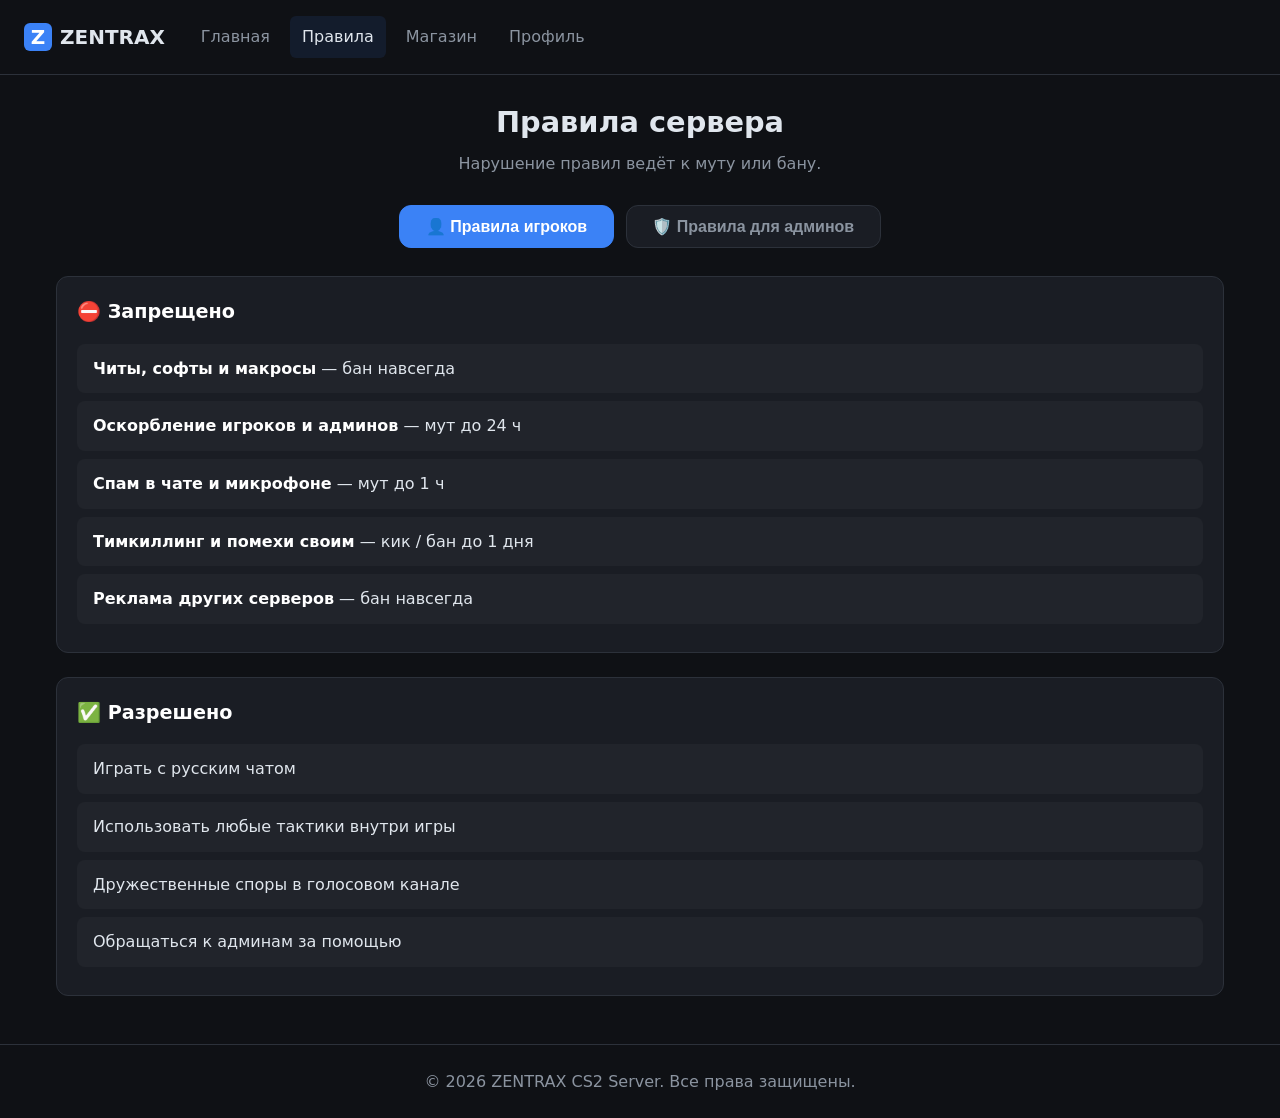
<file: rules.html>
<!DOCTYPE html>
<html lang="ru">
<head>
    <meta charset="UTF-8">
    <meta name="viewport" content="width=device-width, initial-scale=1.0">
    <title>ZENTRAX CS2 — Правила</title>
    <link rel="stylesheet" href="style.css">
</head>
<body>

<header class="site-header">
    <div class="header-inner">
        <div class="logo">
            <div class="logo-icon">Z</div>
            <span class="logo-text">ZENTRAX</span>
        </div>
        <nav class="main-nav">
            <a href="index.html">Главная</a>
            <a href="rules.html" class="active">Правила</a>
            <a href="shop.html">Магазин</a>
            <a href="profile.html">Профиль</a>
        </nav>
    </div>
</header>

<main class="page-container">

    <div class="shop-header">
        <h1>Правила сервера</h1>
        <p>Нарушение правил ведёт к муту или бану.</p>
    </div>

    <!-- Вкладки правил -->
    <div class="shop-tabs">
        <button class="shop-tab active" data-tab="tab-players">👤 Правила игроков</button>
        <button class="shop-tab" data-tab="tab-admins">🛡️ Правила для админов</button>
    </div>

    <!-- ПРАВИЛА ИГРОКОВ -->
    <div class="shop-panel active" id="tab-players">
        <div class="card" style="margin-bottom: 1.5rem;">
            <h3 class="card-title">⛔ Запрещено</h3>
            <ul class="rule-list">
                <li><b>Читы, софты и макросы</b> — бан навсегда</li>
                <li><b>Оскорбление игроков и админов</b> — мут до 24 ч</li>
                <li><b>Спам в чате и микрофоне</b> — мут до 1 ч</li>
                <li><b>Тимкиллинг и помехи своим</b> — кик / бан до 1 дня</li>
                <li><b>Реклама других серверов</b> — бан навсегда</li>
            </ul>
        </div>

        <div class="card">
            <h3 class="card-title">✅ Разрешено</h3>
            <ul class="rule-list">
                <li>Играть с русским чатом</li>
                <li>Использовать любые тактики внутри игры</li>
                <li>Дружественные споры в голосовом канале</li>
                <li>Обращаться к админам за помощью</li>
            </ul>
        </div>
    </div>

    <!-- ПРАВИЛА ДЛЯ АДМИНОВ -->
    <div class="shop-panel" id="tab-admins" style="display:none;">
        <div class="card admin-rules-card">
            <h3 class="card-title">🛡️ Правила для администрации</h3>
            <ul class="rule-list">
                <li><b>Запрещено банить / мутить / кикать / убивать / издеваться над игроками</b> без веской причины.
                    На первый раз — предупреждение, при повторном нарушении — снятие с админки.</li>
                <li><b>Откат нарушений.</b> Если игрок пожаловался на админа — администратор обязан
                    предоставить откат (демо / запись) его действий.</li>
                <li><b>Запрещено использовать админ-права в личных целях:</b> для мести, победы в раунде
                    или наказания оппонента.</li>
                <li><b>Наказание — только по правилам.</b> Срок мута/бана должен соответствовать
                    таблице правил игроков.</li>
            </ul>
        </div>
    </div>

</main>

<footer class="site-footer">
    © 2026 ZENTRAX CS2 Server. Все права защищены.
</footer>

<script src="script.js"></script>
</body>
</html>
</file>
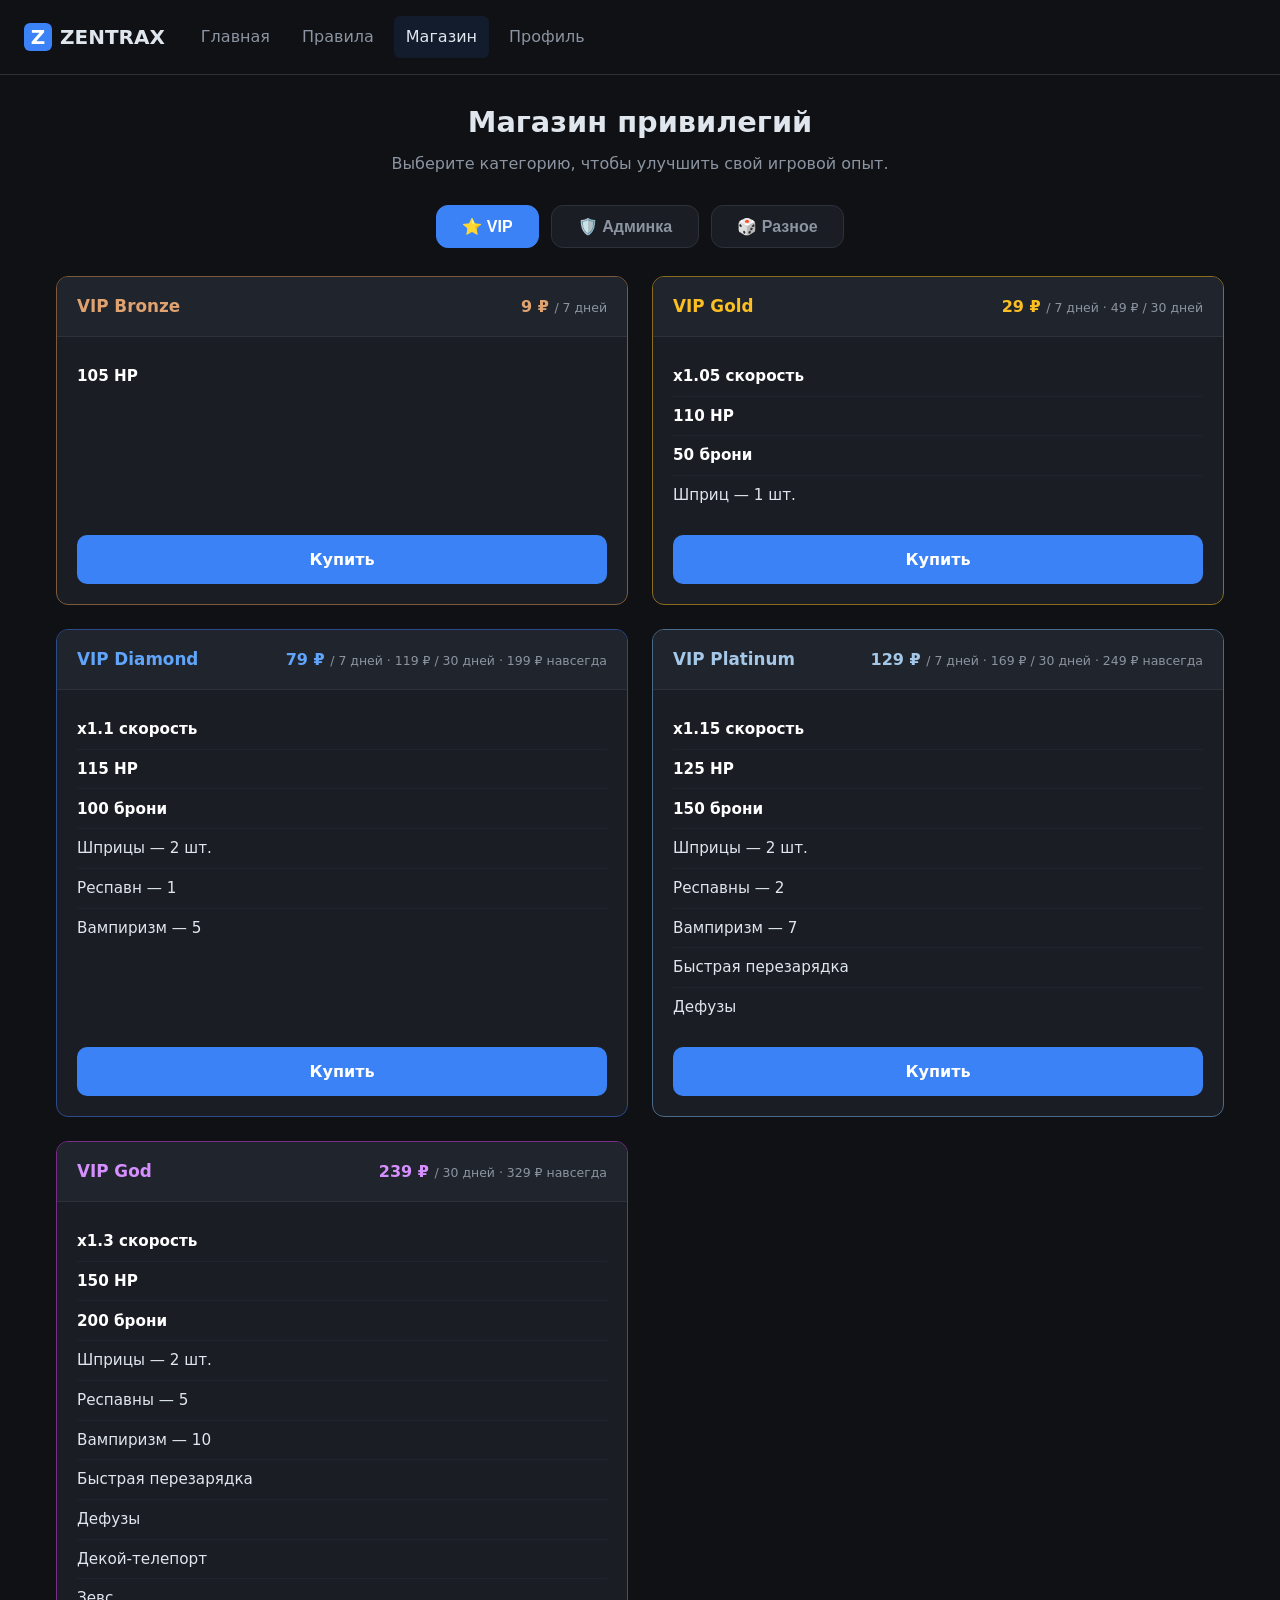
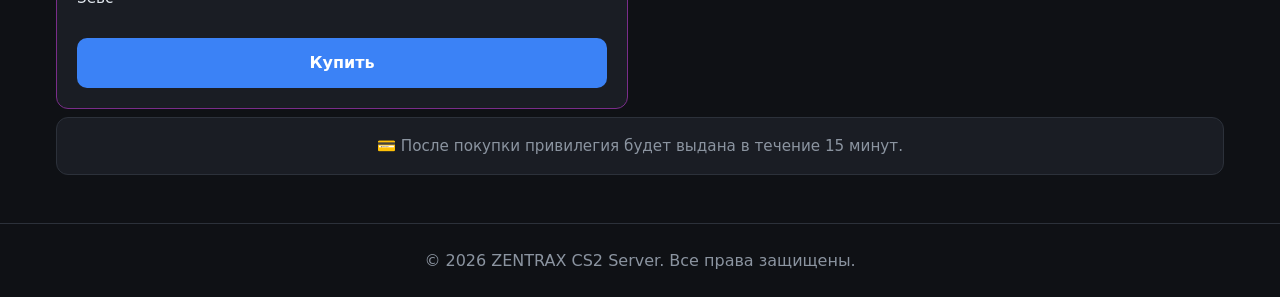
<file: shop.html>
<!DOCTYPE html>
<html lang="ru">
<head>
    <meta charset="UTF-8">
    <meta name="viewport" content="width=device-width, initial-scale=1.0">
    <title>ZENTRAX CS2 — Магазин</title>
    <link rel="stylesheet" href="style.css">
</head>
<body>

<header class="site-header">
    <div class="header-inner">
        <div class="logo">
            <div class="logo-icon">Z</div>
            <span class="logo-text">ZENTRAX</span>
        </div>
        <nav class="main-nav">
            <a href="index.html">Главная</a>
            <a href="rules.html">Правила</a>
            <a href="shop.html" class="active">Магазин</a>
            <a href="profile.html">Профиль</a>
        </nav>
    </div>
</header>

<main class="page-container">

    <div class="shop-header">
        <h1>Магазин привилегий</h1>
        <p>Выберите категорию, чтобы улучшить свой игровой опыт.</p>
    </div>

    <div class="shop-tabs">
        <button class="shop-tab active" data-tab="tab-vip">⭐ VIP</button>
        <button class="shop-tab" data-tab="tab-admin">🛡️ Админка</button>
        <button class="shop-tab" data-tab="tab-extra">🎲 Разное</button>
    </div>

    <!-- ============ VIP ============ -->
    <div class="shop-panel active" id="tab-vip">
        <div class="cards-container">

            <div class="card tier-card card-bronze">
                <div class="tier-header">
                    <span class="rank-badge">VIP Bronze</span>
                    <span class="price">9 ₽ <span class="price-period">/ 7 дней</span></span>
                </div>
                <ul class="card-body">
                    <li><b>105 HP</b></li>
                </ul>
                <a class="btn-buy" href="https://discord.gg/CcdP9nYEww" target="_blank">Купить</a>
            </div>

            <div class="card tier-card card-gold">
                <div class="tier-header">
                    <span class="rank-badge">VIP Gold</span>
                    <span class="price">29 ₽ <span class="price-period">/ 7 дней · 49 ₽ / 30 дней</span></span>
                </div>
                <ul class="card-body">
                    <li><b>x1.05 скорость</b></li>
                    <li><b>110 HP</b></li>
                    <li><b>50 брони</b></li>
                    <li>Шприц — 1 шт.</li>
                </ul>
                <a class="btn-buy" href="https://discord.gg/CcdP9nYEww" target="_blank">Купить</a>
            </div>

            <div class="card tier-card card-diamond">
                <div class="tier-header">
                    <span class="rank-badge">VIP Diamond</span>
                    <span class="price">79 ₽ <span class="price-period">/ 7 дней · 119 ₽ / 30 дней · 199 ₽ навсегда</span></span>
                </div>
                <ul class="card-body">
                    <li><b>x1.1 скорость</b></li>
                    <li><b>115 HP</b></li>
                    <li><b>100 брони</b></li>
                    <li>Шприцы — 2 шт.</li>
                    <li>Респавн — 1</li>
                    <li>Вампиризм — 5</li>
                </ul>
                <a class="btn-buy" href="https://discord.gg/CcdP9nYEww" target="_blank">Купить</a>
            </div>

            <div class="card tier-card card-platinum">
                <div class="tier-header">
                    <span class="rank-badge">VIP Platinum</span>
                    <span class="price">129 ₽ <span class="price-period">/ 7 дней · 169 ₽ / 30 дней · 249 ₽ навсегда</span></span>
                </div>
                <ul class="card-body">
                    <li><b>x1.15 скорость</b></li>
                    <li><b>125 HP</b></li>
                    <li><b>150 брони</b></li>
                    <li>Шприцы — 2 шт.</li>
                    <li>Респавны — 2</li>
                    <li>Вампиризм — 7</li>
                    <li>Быстрая перезарядка</li>
                    <li>Дефузы</li>
                </ul>
                <a class="btn-buy" href="https://discord.gg/CcdP9nYEww" target="_blank">Купить</a>
            </div>

            <div class="card tier-card card-god">
                <div class="tier-header">
                    <span class="rank-badge">VIP God</span>
                    <span class="price">239 ₽ <span class="price-period">/ 30 дней · 329 ₽ навсегда</span></span>
                </div>
                <ul class="card-body">
                    <li><b>x1.3 скорость</b></li>
                    <li><b>150 HP</b></li>
                    <li><b>200 брони</b></li>
                    <li>Шприцы — 2 шт.</li>
                    <li>Респавны — 5</li>
                    <li>Вампиризм — 10</li>
                    <li>Быстрая перезарядка</li>
                    <li>Дефузы</li>
                    <li>Декой-телепорт</li>
                    <li>Зевс</li>
                </ul>
                <a class="btn-buy" href="https://discord.gg/CcdP9nYEww" target="_blank">Купить</a>
            </div>

        </div>
    </div>

    <!-- ============ АДМИНКА ============ -->
    <div class="shop-panel" id="tab-admin" style="display:none;">
        <div class="cards-container">

            <div class="card tier-card card-moder">
                <div class="tier-header">
                    <span class="rank-badge">MODERATOR</span>
                    <span class="price">399 ₽ <span class="price-period">/ 30 дней</span></span>
                </div>
                <ul class="card-body">
                    <li><b>Все команды админа</b></li>
                    <li><b>Убить игрока</b></li>
                    <li><b>Ударить игрока</b></li>
                    <li><b>Фан-команды:</b></li>
                    <li>Убрать оружие</li>
                    <li>Заморозить</li>
                    <li>Установить HP</li>
                    <li>Установить гравитацию</li>
                    <li>Установить количество монет</li>
                    <li>Установить размер игрока</li>
                </ul>
                <a class="btn-buy" href="https://discord.gg/CcdP9nYEww" target="_blank">Купить</a>
            </div>

            <div class="card tier-card card-admin">
                <div class="tier-header">
                    <span class="rank-badge">ADMIN</span>
                    <span class="price">199 ₽ <span class="price-period">/ 30 дней</span></span>
                </div>
                <ul class="card-body">
                    <li><b>Мут голосового чата</b></li>
                    <li><b>Мут текстового чата</b></li>
                    <li><b>Бан</b></li>
                    <li><b>Кик</b></li>
                    <li><b>Смена команды</b></li>
                    <li><b>Рестарт раунда</b></li>
                </ul>
                <a class="btn-buy" href="https://discord.gg/CcdP9nYEww" target="_blank">Купить</a>
            </div>

        </div>
    </div>

    <!-- ============ РАЗНОЕ ============ -->
    <div class="shop-panel" id="tab-extra" style="display:none;">
        <div class="cards-container">

            <div class="card tier-card card-extra">
                <div class="tier-header">
                    <span class="rank-badge">🌗 Гравитация x0.7</span>
                    <span class="price">39 ₽ <span class="price-period">/ 7 дней</span></span>
                </div>
                <ul class="card-body">
                    <li>Прыгаешь выше и дальше</li>
                </ul>
                <a class="btn-buy" href="https://discord.gg/CcdP9nYEww" target="_blank">Купить</a>
            </div>

            <div class="card tier-card card-extra">
                <div class="tier-header">
                    <span class="rank-badge">⚡ +100 опыта</span>
                    <span class="price">19 ₽</span>
                </div>
                <ul class="card-body">
                    <li>Мгновенно +100 XP в статистику</li>
                    <li>Быстрый путь к следующему званию</li>
                </ul>
                <a class="btn-buy" href="https://discord.gg/CcdP9nYEww" target="_blank">Купить</a>
            </div>

            <div class="card tier-card card-extra">
                <div class="tier-header">
                    <span class="rank-badge">💨 Dash</span>
                    <span class="price">49 ₽ <span class="price-period">/ 7 дней</span></span>
                </div>
                <ul class="card-body">
                    <li>Рывок в любую сторону по бинду</li>
                    <li>Перезарядка 10 секунд</li>
                </ul>
                <a class="btn-buy" href="https://discord.gg/CcdP9nYEww" target="_blank">Купить</a>
            </div>

            <div class="card tier-card card-extra">
                <div class="tier-header">
                    <span class="rank-badge">🪝 Hook</span>
                    <span class="price">59 ₽ <span class="price-period">/ 7 дней</span></span>
                </div>
                <ul class="card-body">
                    <li>Крюк-трос: притягиваешься к точке</li>
                    <li>Активация по бинду</li>
                </ul>
                <a class="btn-buy" href="https://discord.gg/CcdP9nYEww" target="_blank">Купить</a>
            </div>

            <div class="card tier-card card-roulette">
                <div class="tier-header">
                    <span class="rank-badge">🎰 Рандомный режим</span>
                    <span class="price">25 ₽</span>
                </div>
                <ul class="card-body">
                    <li>Крути рулетку — выпадет случайный режим</li>
                    <li>Режим выдаётся на 1 карту</li>
                </ul>
                <div class="roulette-box">
                    <div class="roulette-reel" id="roulette-reel">🎰</div>
                    <div class="roulette-result" id="roulette-result"></div>
                </div>
                <button class="btn-buy btn-roulette" onclick="spinRoulette()">Крутить рулетку</button>
                <a class="btn-buy" href="https://discord.gg/CcdP9nYEww" target="_blank"
                   id="roulette-buy" style="display:none;">Купить выпавший режим</a>
            </div>

        </div>
    </div>

    <div class="shop-note">
        <p>💳 После покупки привилегия будет выдана в течение 15 минут.</p>
    </div>

</main>

<footer class="site-footer">
    © 2026 ZENTRAX CS2 Server. Все права защищены.
</footer>

<script src="script.js"></script>
</body>
</html>
</file>
<file: style.css>
:root {
    --bg-body: #0f1115;
    --bg-card: #1a1d24;
    --bg-card-header: #20242d;
    --text-main: #e0e6ed;
    --text-muted: #8b94a0;
    --accent: #3b82f6;
    --accent-hover: #2563eb;
    --border: #2c313a;
    --rank-silver: #a5b4c2;
    --rank-gold: #fbbf24;
    --status-online: #10b981;
    --status-offline: #6b7280;
}

* { box-sizing: border-box; margin: 0; padding: 0; }

body {
    background-color: var(--bg-body);
    color: var(--text-main);
    font-family: system-ui, -apple-system, Segoe UI, Roboto, Helvetica, Arial, sans-serif;
    line-height: 1.6;
    font-size: 16px;
}

a { text-decoration: none; color: inherit; transition: color 0.2s; }
a:hover { color: var(--accent); }
code { font-family: Consolas, monospace; color: var(--rank-gold); }
b { color: #fff; }

/* ===== Шапка ===== */
.site-header {
    display: flex;
    align-items: center;
    justify-content: space-between;
    padding: 1rem 1.5rem;
    border-bottom: 1px solid var(--border);
    background: var(--bg-body);
}
.header-inner { display: flex; align-items: center; gap: 1.5rem; }
.logo { display: flex; align-items: center; gap: 0.5rem; font-weight: 700; font-size: 1.25rem; color: var(--text-main); }
.logo-icon {
    width: 28px; height: 28px;
    background: var(--accent); color: #fff;
    border-radius: 6px;
    display: flex; align-items: center; justify-content: center;
    font-weight: 700;
}
.main-nav { display: flex; gap: 0.5rem; }
.main-nav a { color: var(--text-muted); padding: 0.5rem 0.75rem; border-radius: 6px; }
.main-nav a.active, .main-nav a:hover { color: var(--text-main); background: rgba(59, 130, 246, 0.1); }

/* ===== Каркас ===== */
.page-container { max-width: 1200px; margin: 1.5rem auto; padding: 0 1rem; }

.card {
    background: var(--bg-card);
    border: 1px solid var(--border);
    border-radius: 12px;
    padding: 1.25rem;
    margin-bottom: 1.5rem;
}
.card-title { font-size: 1.2rem; margin-bottom: 1rem; color: #fff; }

/* ===== Кнопки ===== */
.btn-primary {
    background: var(--accent);
    color: #fff;
    border: none;
    padding: 0.6rem 1.2rem;
    border-radius: 8px;
    cursor: pointer;
    font-weight: 600;
    font-size: 15px;
    transition: background .2s;
}
.btn-primary:hover { background: var(--accent-hover); }
.btn-copy {
    background: transparent;
    border: 1px solid var(--border);
    color: var(--text-main);
    padding: 0.6rem 1rem;
    border-radius: 8px;
    cursor: pointer;
    font-size: 14px;
    transition: background .2s;
}
.btn-copy:hover { background: var(--bg-card-header); }

/* ==================================================
   ГЛАВНАЯ — сетка как в профиле
   ================================================== */
.home-grid {
    display: grid;
    grid-template-columns: 320px 1fr;
    gap: 1.5rem;
}

.server-icon-big {
    width: 110px; height: 110px;
    margin: 0.5rem auto 1rem;
    border-radius: 50%;
    background: var(--bg-card-header);
    border: 3px solid var(--accent);
    display: flex; align-items: center; justify-content: center;
    font-size: 44px;
}

.server-desc {
    color: var(--text-muted);
    font-size: 0.95rem;
    text-align: center;
    margin-bottom: 1.25rem;
}

.status-rows { width: 100%; }
.status-row {
    display: flex;
    justify-content: space-between;
    align-items: center;
    padding: 0.6rem 0;
    border-bottom: 1px solid var(--border);
    font-size: 0.95rem;
}
.status-row:last-child { border-bottom: none; }
.status-label { color: var(--text-muted); }
.status-value { font-weight: 600; }

.server-buttons { display: flex; flex-direction: column; gap: 0.6rem; width: 100%; margin: 1.25rem 0; }
.server-buttons .btn-primary { width: 100%; }
.server-buttons .btn-copy { width: 100%; }

.ip-block {
    width: 100%;
    background: var(--bg-card-header);
    border: 1px solid var(--border);
    border-radius: 10px;
    padding: 0.75rem 1rem;
    text-align: center;
}
.small-label { font-size: 0.8rem; color: var(--text-muted); margin-bottom: 0.25rem; }
.ip-block code { font-size: 1.05rem; }

/* Статистика на главной */
.stats-grid-wide { display: grid; grid-template-columns: repeat(4, 1fr); gap: 1rem; }
.stat-box {
    background: var(--bg-card-header);
    border: 1px solid var(--border);
    border-radius: 10px;
    padding: 1rem;
    display: flex;
    flex-direction: column;
    gap: 0.25rem;
}
.stat-val { font-size: 1.35rem; font-weight: 700; color: #fff; }
.stat-label { font-size: 0.78rem; color: var(--text-muted); text-transform: uppercase; }

/* Подключение */
.connect-row {
    display: flex; align-items: center; gap: 0.75rem; flex-wrap: wrap;
    background: var(--bg-card-header);
    border: 1px solid var(--border);
    border-radius: 10px;
    padding: 0.85rem 1rem;
    margin-bottom: 1.25rem;
}
.connect-row code { font-size: 1.05rem; color: var(--accent); }
.connect-steps { list-style: none; counter-reset: step; }
.connect-steps li { padding: 0.55rem 0; border-bottom: 1px solid var(--bg-card-header); }
.connect-steps li:last-child { border-bottom: none; }
.connect-steps li::before {
    counter-increment: step;
    content: counter(step) ". ";
    color: var(--accent);
    font-weight: 700;
}

/* ==================================================
   ВКЛАДКИ (магазин и правила)
   ================================================== */
.shop-header { text-align: center; margin-bottom: 1.75rem; }
.shop-header h1 { font-size: 1.8rem; margin-bottom: 0.4rem; }
.shop-header p { color: var(--text-muted); }

.shop-tabs { display: flex; gap: 0.75rem; justify-content: center; margin-bottom: 1.75rem; flex-wrap: wrap; }
.shop-tab {
    background: var(--bg-card);
    border: 1px solid var(--border);
    color: var(--text-muted);
    font-size: 16px;
    font-weight: 600;
    padding: 0.7rem 1.6rem;
    border-radius: 12px;
    cursor: pointer;
    transition: all .2s;
}
.shop-tab:hover { color: var(--text-main); background: var(--bg-card-header); }
.shop-tab.active { background: var(--accent); border-color: var(--accent); color: #fff; }

/* ==================================================
   МАГАЗИН — карточки по 2 в ряд
   ================================================== */
.cards-container {
    display: grid;
    grid-template-columns: repeat(2, 1fr);
    gap: 1.5rem;
}

.tier-card {
    display: flex;
    flex-direction: column;
    padding: 0;
    overflow: hidden;
    margin-bottom: 0;
    transition: transform .2s;
}
.tier-card:hover { transform: translateY(-4px); }

.tier-header {
    display: flex;
    align-items: center;
    justify-content: space-between;
    flex-wrap: wrap;
    gap: 0.5rem;
    padding: 1rem 1.25rem;
    background: var(--bg-card-header);
    border-bottom: 1px solid var(--border);
}
.rank-badge { font-weight: 700; font-size: 1.05rem; }
.price { font-weight: 700; color: #fff; font-size: 1rem; }
.price-period { font-size: 0.78rem; font-weight: 400; color: var(--text-muted); }

.card-body { list-style: none; padding: 1.25rem; flex: 1; }
.card-body li { padding: 0.45rem 0; font-size: 0.95rem; border-bottom: 1px solid var(--bg-card-header); }
.card-body li:last-child { border-bottom: none; }

.btn-buy {
    margin: 0 1.25rem 1.25rem;
    padding: 0.75rem;
    background: var(--accent);
    border: none;
    border-radius: 10px;
    color: #fff;
    font-weight: 700;
    font-size: 16px;
    cursor: pointer;
    transition: background .2s;
    text-align: center;
    display: block;
}
.btn-buy:hover { background: var(--accent-hover); color: #fff; }

/* Цвета тарифов */
.card-bronze   { border-color: #7c5a3a; }
.card-bronze .rank-badge, .card-bronze .price { color: #e0a370; }
.card-gold     { border-color: #8a6d1f; }
.card-gold .rank-badge, .card-gold .price { color: var(--rank-gold); }
.card-diamond  { border-color: #2d4a8a; }
.card-diamond .rank-badge, .card-diamond .price { color: #60a5fa; }
.card-platinum { border-color: #4a6a8a; }
.card-platinum .rank-badge, .card-platinum .price { color: #a5c8e8; }
.card-god      { border-color: #7a2d8a; }
.card-god .rank-badge, .card-god .price { color: #d68fff; }
.card-moder    { border-color: #2d8a5a; }
.card-moder .rank-badge, .card-moder .price { color: #6ee7a0; }
.card-admin    { border-color: #8a2d2d; }
.card-admin .rank-badge, .card-admin .price { color: #f87171; }
.card-extra    { border-color: #2d6a8a; }
.card-extra .rank-badge, .card-extra .price { color: #7dd3fc; }
.card-roulette { border-color: #8a2d6a; }
.card-roulette .rank-badge, .card-roulette .price { color: #f472b6; }

/* Рулетка */
.roulette-box { padding: 1rem 1.25rem 0; text-align: center; }
.roulette-reel {
    font-size: 44px; height: 80px; line-height: 80px;
    background: var(--bg-card-header);
    border: 1px solid var(--border);
    border-radius: 12px;
    margin-bottom: 0.6rem;
}
.roulette-reel.spinning { animation: spin 0.2s infinite linear; }
@keyframes spin {
    from { transform: rotate(0deg); }
    to   { transform: rotate(360deg); }
}
.roulette-result { font-size: 17px; font-weight: 700; color: var(--rank-gold); min-height: 26px; }
.btn-roulette { background: #a855f7; }
.btn-roulette:hover { background: #9333ea; }
.btn-roulette:disabled { opacity: .6; cursor: not-allowed; }

.shop-note {
    text-align: center;
    color: var(--text-muted);
    font-size: 0.95rem;
    background: var(--bg-card);
    border: 1px solid var(--border);
    border-radius: 12px;
    padding: 1rem;
    margin-top: 0.5rem;
}

/* ==================================================
   ПРАВИЛА
   ================================================== */
.rule-list { list-style: none; padding-left: 0; }
.rule-list li {
    background: rgba(255,255,255,0.03);
    margin-bottom: 0.5rem;
    padding: 0.75rem 1rem;
    border-radius: 8px;
}

.admin-rules-card { border-color: #8a6d1f; }
.admin-rules-card .card-title { color: var(--rank-gold); }
.admin-rules-card .rule-list li { background: rgba(251, 191, 36, 0.06); }

/* ==================================================
   ПРОФИЛЬ (стили сохранены, не меняем)
   ================================================== */
.profile-wrapper { display: grid; grid-template-columns: 320px 1fr; gap: 1.5rem; }

.profile-sidebar { display: flex; flex-direction: column; align-items: center; }
.avatar-wrapper {
    width: 100%;
    aspect-ratio: 1;
    position: relative;
    border-radius: 12px;
    overflow: hidden;
    background: var(--bg-card);
    border: 1px solid var(--border);
}
.avatar-img { width: 100%; height: 100%; object-fit: cover; display: block; }
.avatar-icon { width: 100%; height: 100%; display: flex; align-items: center; justify-content: center; font-size: 2rem; }

.profile-name { font-size: 1.5rem; font-weight: 700; margin-bottom: 0.25rem; }
.profile-rank {
    color: var(--rank-silver);
    font-size: 0.95rem;
    font-weight: 600;
    text-transform: uppercase;
    letter-spacing: 0.05em;
}

.stats-grid { display: grid; grid-template-columns: 1fr 1fr; gap: 0.75rem; width: 100%; }
.stat-item {
    background: var(--bg-card);
    padding: 0.75rem;
    border-radius: 8px;
    border: 1px solid var(--border);
    text-align: center;
}
.stat-label { font-size: 0.75rem; color: var(--text-muted); text-transform: uppercase; }
.stat-value { font-size: 1rem; font-weight: 600; }
.stat-kd { color: var(--rank-gold); }

.profile-main { display: flex; flex-direction: column; gap: 1.5rem; }
.profile-main > .card { margin-bottom: 0; }

.card-header { display: flex; align-items: center; gap: 1rem; }
.server-badge {
    display: flex; align-items: center; gap: 0.5rem;
    background: rgba(59, 130, 246, 0.1);
    color: var(--accent);
    padding: 0.5rem 0.75rem;
    border-radius: 6px;
    font-size: 0.9rem;
}

.info-row {
    display: flex;
    justify-content: space-between;
    align-items: center;
    padding: 0.6rem 0;
    border-bottom: 1px solid var(--border);
}
.info-row:last-child { border-bottom: none; }
.info-key { color: var(--text-muted); font-size: 0.9rem; }
.info-value { text-align: right; font-weight: 500; }
.mono { font-family: Consolas, monospace; font-size: 0.9rem; color: var(--rank-gold); }

.rank-block { margin-bottom: 1.5rem; }
.rank-name { font-size: 1.25rem; font-weight: 700; margin-bottom: 0.5rem; }
.rank-xp-row {
    display: flex; justify-content: space-between;
    font-size: 0.9rem; color: var(--text-muted);
    margin-bottom: 0.5rem;
}
.progress-bar-container {
    height: 8px;
    background: var(--bg-card-header);
    border-radius: 4px;
    overflow: hidden;
    border: 1px solid var(--border);
}
.progress-bar {
    height: 100%;
    background: var(--accent);
    width: 0%;
    transition: width 0.4s ease;
}

.top-players-block { margin-top: 1rem; }
.section-title { margin-bottom: 1rem; color: var(--text-muted); font-size: 0.95rem; }

.data-table { width: 100%; border-collapse: collapse; font-size: 0.9rem; }
.data-table th, .data-table td { padding: 0.75rem; text-align: left; border-bottom: 1px solid var(--border); }
.data-table th { color: var(--text-muted); font-weight: 600; text-transform: uppercase; font-size: 0.8rem; }
.data-table tr:last-child td { border-bottom: none; }
.data-table tr.me td { background: rgba(59, 130, 246, 0.05); }
.data-table a { color: var(--accent); font-weight: 600; }

.player-cell { display: flex; align-items: center; gap: 0.5rem; }
.mini-avatar { width: 24px; height: 24px; border-radius: 50%; object-fit: cover; }
.mini-icon {
    width: 24px; height: 24px; border-radius: 50%;
    display: flex; align-items: center; justify-content: center;
    font-size: 0.8rem; color: var(--text-muted);
}
.steam-link { color: var(--accent); font-size: 0.9rem; margin-left: 0.5rem; }

.status-badge { padding: 0.25rem 0.5rem; border-radius: 4px; font-size: 0.8rem; font-weight: 600; white-space: nowrap; }
.status-online { background: rgba(16, 185, 129, 0.15); color: var(--status-online); }
.status-offline { background: rgba(107, 114, 128, 0.15); color: var(--status-offline); }

.id-form { display: flex; gap: 0.5rem; }
.id-form input {
    flex: 1;
    background: var(--bg-card-header);
    border: 1px solid var(--border);
    color: var(--text-main);
    padding: 0.5rem 0.75rem;
    border-radius: 6px;
}

.hint { font-size: 0.85rem; color: var(--text-muted); margin-top: 0.5rem; }
.updated-note { font-size: 0.8rem; color: var(--text-muted); margin-top: 0.75rem; }

/* ===== Футер ===== */
.site-footer {
    margin-top: 3rem;
    padding: 1.5rem;
    text-align: center;
    color: var(--text-muted);
    border-top: 1px solid var(--border);
}

/* ===== Адаптив ===== */
@media (max-width: 900px) {
    .home-grid { grid-template-columns: 1fr; }
    .profile-wrapper { grid-template-columns: 1fr; }
    .stats-grid-wide { grid-template-columns: repeat(2, 1fr); }
}
@media (max-width: 820px) {
    .cards-container { grid-template-columns: 1fr; }
}
</file>
